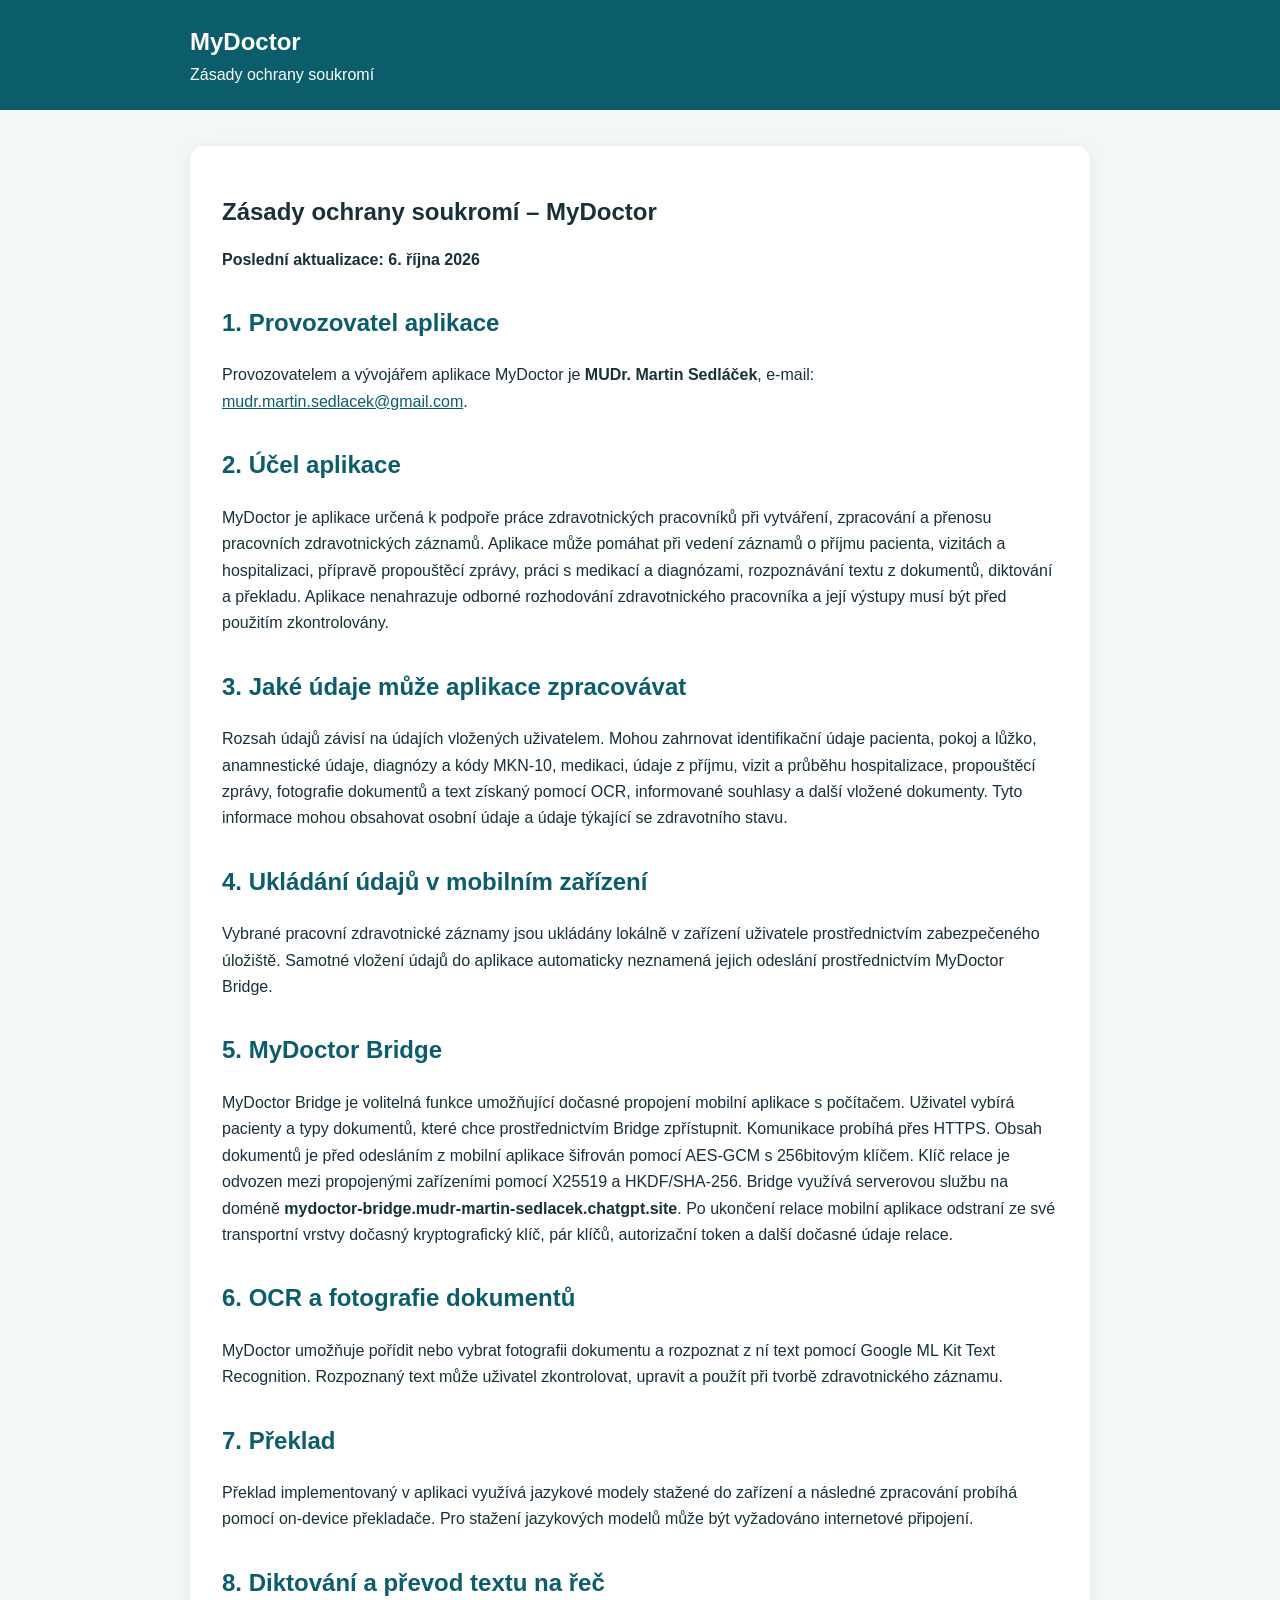
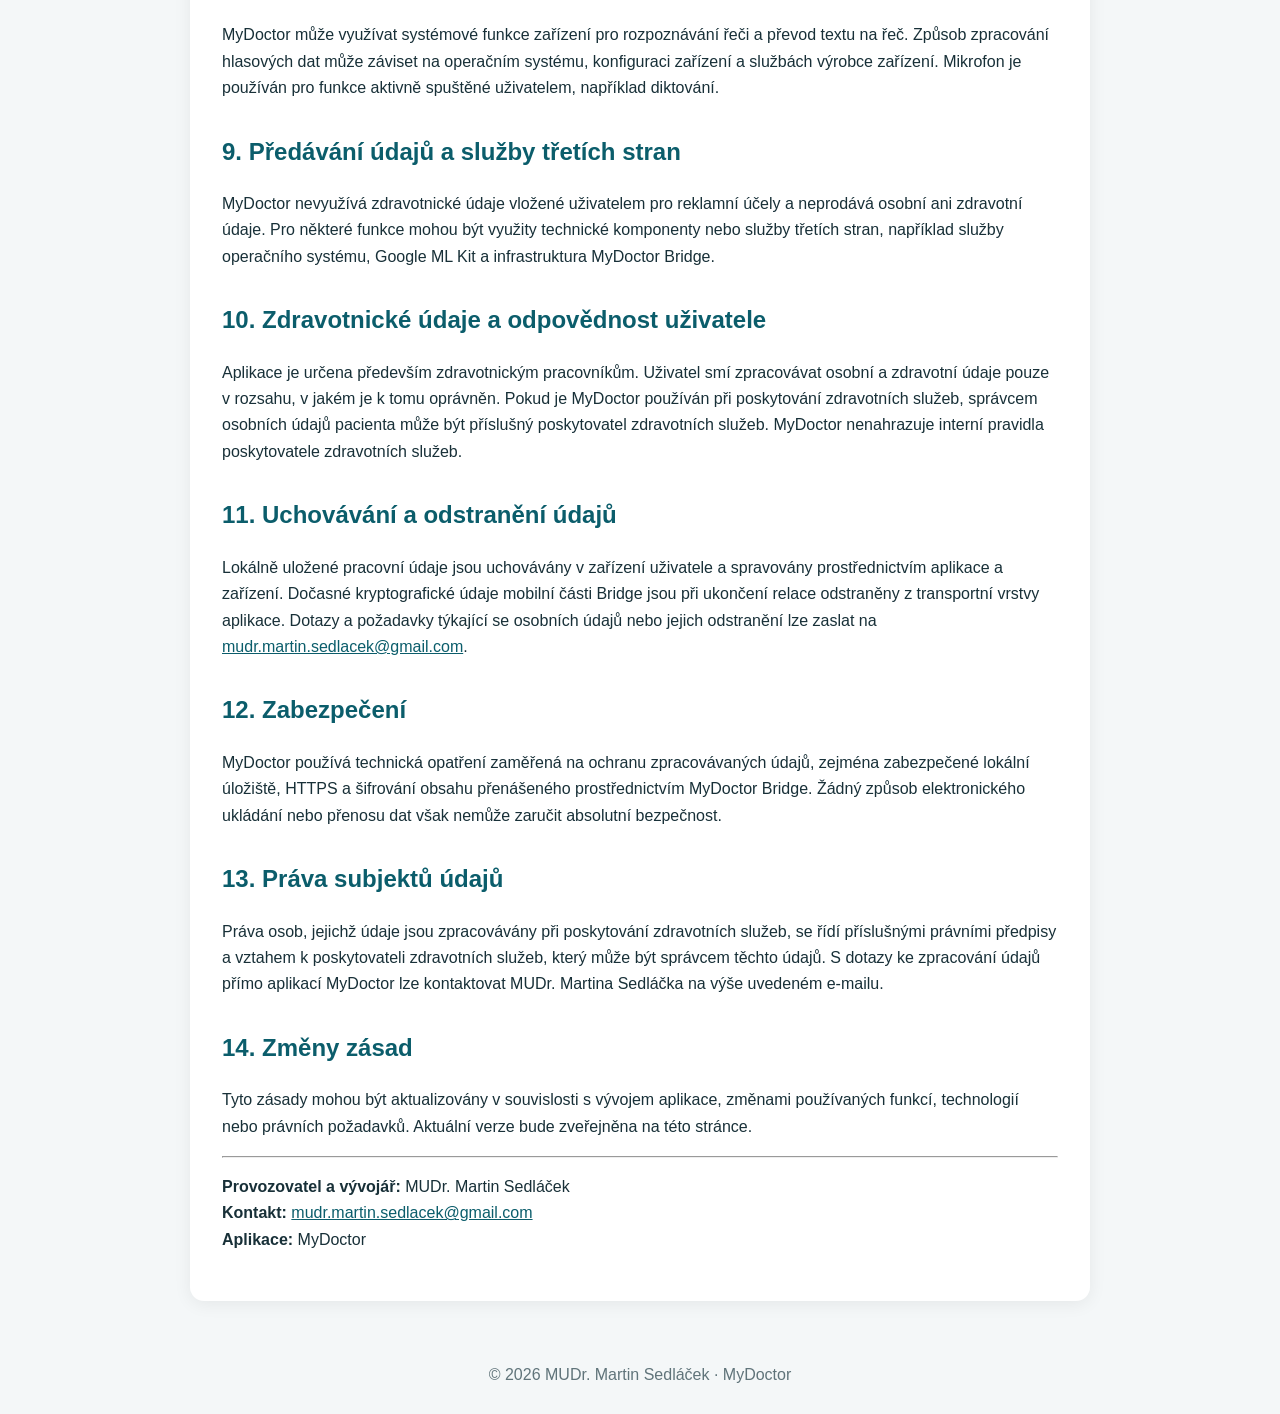
<file: index.html>
<!doctype html><html lang="cs"><head><meta charset="utf-8"><meta name="viewport" content="width=device-width,initial-scale=1"><title>Zásady ochrany soukromí – MyDoctor</title><link rel="stylesheet" href="../style.css"></head><body><header><div><strong style="font-size:24px">MyDoctor</strong><br>Zásady ochrany soukromí</div></header><main><article class="card"><h1>Zásady ochrany soukromí – MyDoctor</h1><p><strong>Poslední aktualizace: 6. října 2026</strong></p>
<h2>1. Provozovatel aplikace</h2><p>Provozovatelem a vývojářem aplikace MyDoctor je <strong>MUDr. Martin Sedláček</strong>, e-mail: <a href="mailto:mudr.martin.sedlacek@gmail.com">mudr.martin.sedlacek@gmail.com</a>.</p>
<h2>2. Účel aplikace</h2><p>MyDoctor je aplikace určená k podpoře práce zdravotnických pracovníků při vytváření, zpracování a přenosu pracovních zdravotnických záznamů. Aplikace může pomáhat při vedení záznamů o příjmu pacienta, vizitách a hospitalizaci, přípravě propouštěcí zprávy, práci s medikací a diagnózami, rozpoznávání textu z dokumentů, diktování a překladu. Aplikace nenahrazuje odborné rozhodování zdravotnického pracovníka a její výstupy musí být před použitím zkontrolovány.</p>
<h2>3. Jaké údaje může aplikace zpracovávat</h2><p>Rozsah údajů závisí na údajích vložených uživatelem. Mohou zahrnovat identifikační údaje pacienta, pokoj a lůžko, anamnestické údaje, diagnózy a kódy MKN-10, medikaci, údaje z příjmu, vizit a průběhu hospitalizace, propouštěcí zprávy, fotografie dokumentů a text získaný pomocí OCR, informované souhlasy a další vložené dokumenty. Tyto informace mohou obsahovat osobní údaje a údaje týkající se zdravotního stavu.</p>
<h2>4. Ukládání údajů v mobilním zařízení</h2><p>Vybrané pracovní zdravotnické záznamy jsou ukládány lokálně v zařízení uživatele prostřednictvím zabezpečeného úložiště. Samotné vložení údajů do aplikace automaticky neznamená jejich odeslání prostřednictvím MyDoctor Bridge.</p>
<h2>5. MyDoctor Bridge</h2><p>MyDoctor Bridge je volitelná funkce umožňující dočasné propojení mobilní aplikace s počítačem. Uživatel vybírá pacienty a typy dokumentů, které chce prostřednictvím Bridge zpřístupnit. Komunikace probíhá přes HTTPS. Obsah dokumentů je před odesláním z mobilní aplikace šifrován pomocí AES-GCM s 256bitovým klíčem. Klíč relace je odvozen mezi propojenými zařízeními pomocí X25519 a HKDF/SHA-256. Bridge využívá serverovou službu na doméně <strong>mydoctor-bridge.mudr-martin-sedlacek.chatgpt.site</strong>. Po ukončení relace mobilní aplikace odstraní ze své transportní vrstvy dočasný kryptografický klíč, pár klíčů, autorizační token a další dočasné údaje relace.</p>
<h2>6. OCR a fotografie dokumentů</h2><p>MyDoctor umožňuje pořídit nebo vybrat fotografii dokumentu a rozpoznat z ní text pomocí Google ML Kit Text Recognition. Rozpoznaný text může uživatel zkontrolovat, upravit a použít při tvorbě zdravotnického záznamu.</p>
<h2>7. Překlad</h2><p>Překlad implementovaný v aplikaci využívá jazykové modely stažené do zařízení a následné zpracování probíhá pomocí on-device překladače. Pro stažení jazykových modelů může být vyžadováno internetové připojení.</p>
<h2>8. Diktování a převod textu na řeč</h2><p>MyDoctor může využívat systémové funkce zařízení pro rozpoznávání řeči a převod textu na řeč. Způsob zpracování hlasových dat může záviset na operačním systému, konfiguraci zařízení a službách výrobce zařízení. Mikrofon je používán pro funkce aktivně spuštěné uživatelem, například diktování.</p>
<h2>9. Předávání údajů a služby třetích stran</h2><p>MyDoctor nevyužívá zdravotnické údaje vložené uživatelem pro reklamní účely a neprodává osobní ani zdravotní údaje. Pro některé funkce mohou být využity technické komponenty nebo služby třetích stran, například služby operačního systému, Google ML Kit a infrastruktura MyDoctor Bridge.</p>
<h2>10. Zdravotnické údaje a odpovědnost uživatele</h2><p>Aplikace je určena především zdravotnickým pracovníkům. Uživatel smí zpracovávat osobní a zdravotní údaje pouze v rozsahu, v jakém je k tomu oprávněn. Pokud je MyDoctor používán při poskytování zdravotních služeb, správcem osobních údajů pacienta může být příslušný poskytovatel zdravotních služeb. MyDoctor nenahrazuje interní pravidla poskytovatele zdravotních služeb.</p>
<h2>11. Uchovávání a odstranění údajů</h2><p>Lokálně uložené pracovní údaje jsou uchovávány v zařízení uživatele a spravovány prostřednictvím aplikace a zařízení. Dočasné kryptografické údaje mobilní části Bridge jsou při ukončení relace odstraněny z transportní vrstvy aplikace. Dotazy a požadavky týkající se osobních údajů nebo jejich odstranění lze zaslat na <a href="mailto:mudr.martin.sedlacek@gmail.com">mudr.martin.sedlacek@gmail.com</a>.</p>
<h2>12. Zabezpečení</h2><p>MyDoctor používá technická opatření zaměřená na ochranu zpracovávaných údajů, zejména zabezpečené lokální úložiště, HTTPS a šifrování obsahu přenášeného prostřednictvím MyDoctor Bridge. Žádný způsob elektronického ukládání nebo přenosu dat však nemůže zaručit absolutní bezpečnost.</p>
<h2>13. Práva subjektů údajů</h2><p>Práva osob, jejichž údaje jsou zpracovávány při poskytování zdravotních služeb, se řídí příslušnými právními předpisy a vztahem k poskytovateli zdravotních služeb, který může být správcem těchto údajů. S dotazy ke zpracování údajů přímo aplikací MyDoctor lze kontaktovat MUDr. Martina Sedláčka na výše uvedeném e-mailu.</p>
<h2>14. Změny zásad</h2><p>Tyto zásady mohou být aktualizovány v souvislosti s vývojem aplikace, změnami používaných funkcí, technologií nebo právních požadavků. Aktuální verze bude zveřejněna na této stránce.</p>
<hr><p><strong>Provozovatel a vývojář:</strong> MUDr. Martin Sedláček<br><strong>Kontakt:</strong> <a href="mailto:mudr.martin.sedlacek@gmail.com">mudr.martin.sedlacek@gmail.com</a><br><strong>Aplikace:</strong> MyDoctor</p></article></main><footer>© 2026 MUDr. Martin Sedláček · MyDoctor</footer></body></html>
</file>
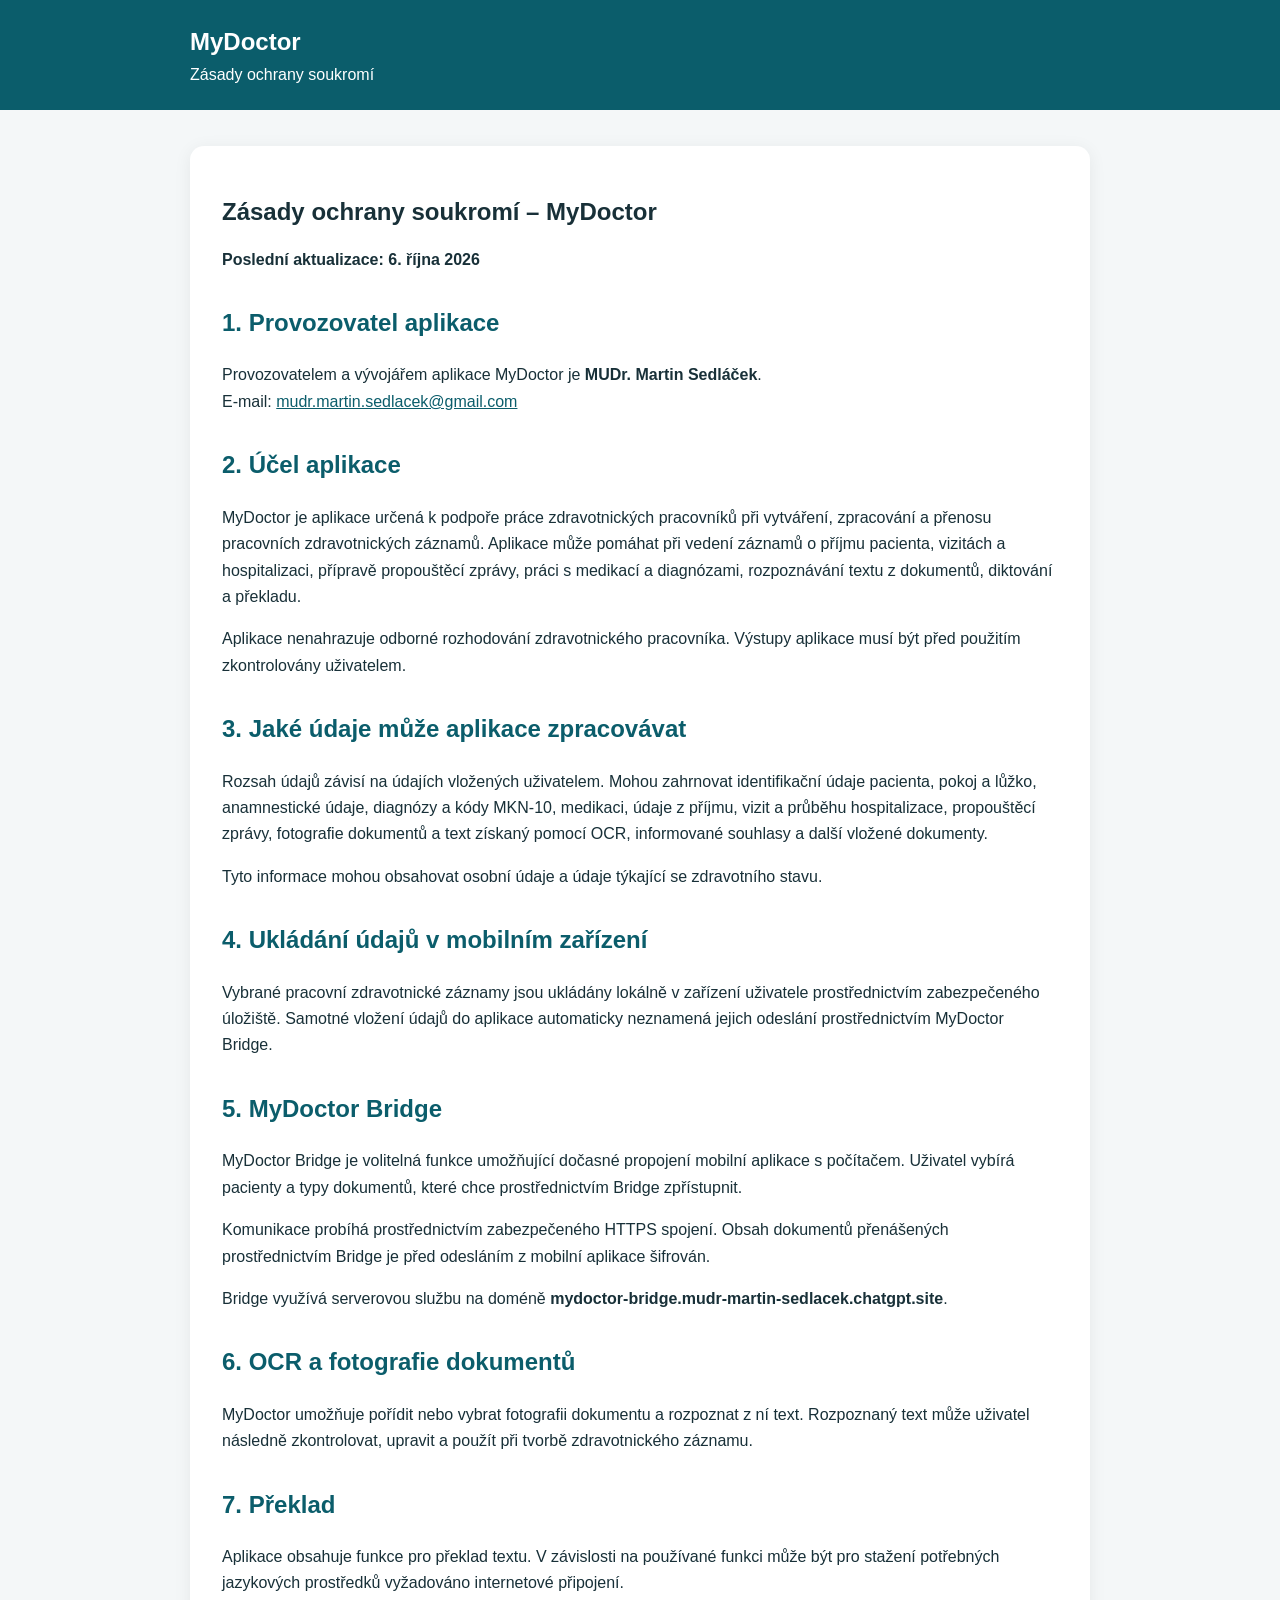
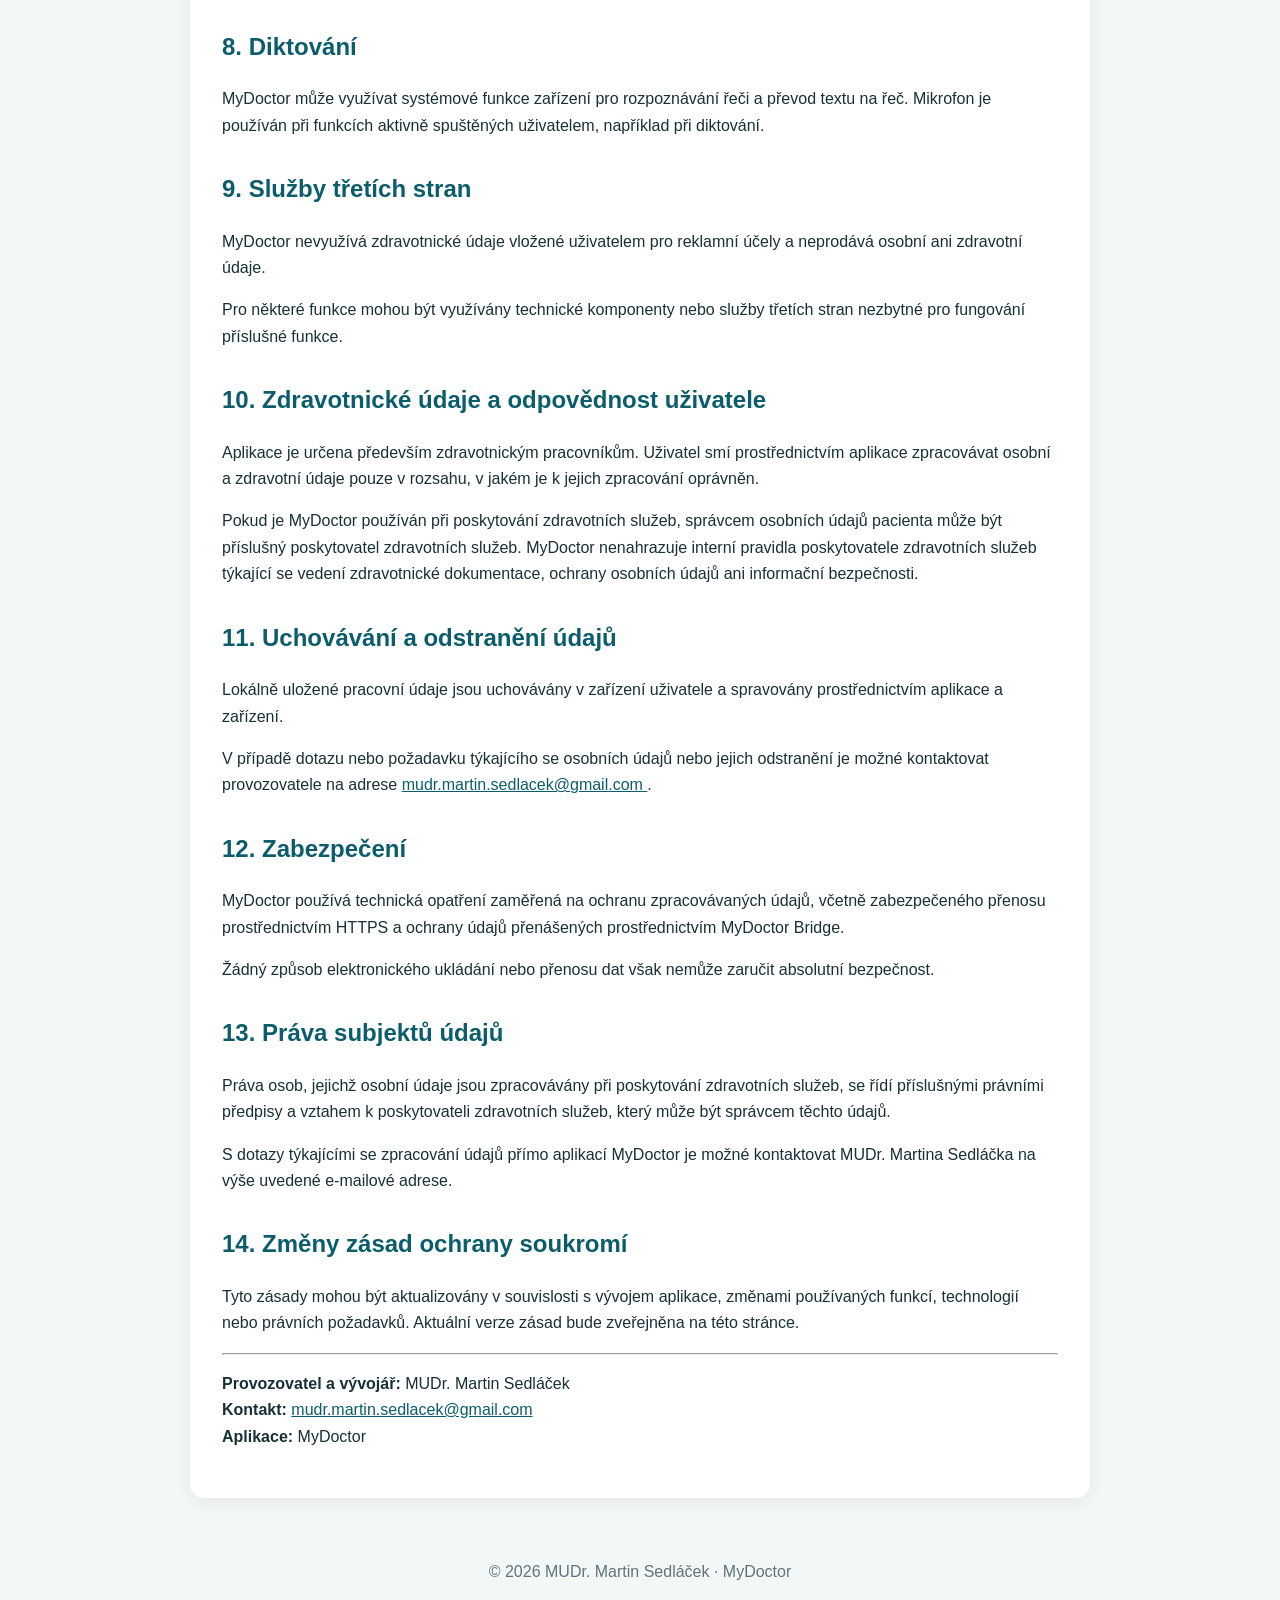
<file: privacy/index.html>
<!doctype html>
<html lang="cs">
<head>
  <meta charset="utf-8">
  <meta name="viewport" content="width=device-width,initial-scale=1">
  <title>Zásady ochrany soukromí – MyDoctor</title>
  <link rel="stylesheet" href="../style.css">
</head>

<body>
<header>
  <div>
    <strong style="font-size:24px">MyDoctor</strong><br>
    Zásady ochrany soukromí
  </div>
</header>

<main>
<article class="card">

<h1>Zásady ochrany soukromí – MyDoctor</h1>
<p><strong>Poslední aktualizace: 6. října 2026</strong></p>

<h2>1. Provozovatel aplikace</h2>
<p>
Provozovatelem a vývojářem aplikace MyDoctor je
<strong>MUDr. Martin Sedláček</strong>.<br>
E-mail:
<a href="mailto:mudr.martin.sedlacek@gmail.com">
mudr.martin.sedlacek@gmail.com
</a>
</p>

<h2>2. Účel aplikace</h2>
<p>
MyDoctor je aplikace určená k podpoře práce zdravotnických pracovníků
při vytváření, zpracování a přenosu pracovních zdravotnických záznamů.
Aplikace může pomáhat při vedení záznamů o příjmu pacienta, vizitách
a hospitalizaci, přípravě propouštěcí zprávy, práci s medikací
a diagnózami, rozpoznávání textu z dokumentů, diktování a překladu.
</p>
<p>
Aplikace nenahrazuje odborné rozhodování zdravotnického pracovníka.
Výstupy aplikace musí být před použitím zkontrolovány uživatelem.
</p>

<h2>3. Jaké údaje může aplikace zpracovávat</h2>
<p>
Rozsah údajů závisí na údajích vložených uživatelem. Mohou zahrnovat
identifikační údaje pacienta, pokoj a lůžko, anamnestické údaje,
diagnózy a kódy MKN-10, medikaci, údaje z příjmu, vizit a průběhu
hospitalizace, propouštěcí zprávy, fotografie dokumentů a text získaný
pomocí OCR, informované souhlasy a další vložené dokumenty.
</p>
<p>
Tyto informace mohou obsahovat osobní údaje a údaje týkající se
zdravotního stavu.
</p>

<h2>4. Ukládání údajů v mobilním zařízení</h2>
<p>
Vybrané pracovní zdravotnické záznamy jsou ukládány lokálně v zařízení
uživatele prostřednictvím zabezpečeného úložiště. Samotné vložení údajů
do aplikace automaticky neznamená jejich odeslání prostřednictvím
MyDoctor Bridge.
</p>

<h2>5. MyDoctor Bridge</h2>
<p>
MyDoctor Bridge je volitelná funkce umožňující dočasné propojení
mobilní aplikace s počítačem. Uživatel vybírá pacienty a typy dokumentů,
které chce prostřednictvím Bridge zpřístupnit.
</p>
<p>
Komunikace probíhá prostřednictvím zabezpečeného HTTPS spojení.
Obsah dokumentů přenášených prostřednictvím Bridge je před odesláním
z mobilní aplikace šifrován.
</p>
<p>
Bridge využívá serverovou službu na doméně
<strong>mydoctor-bridge.mudr-martin-sedlacek.chatgpt.site</strong>.
</p>

<h2>6. OCR a fotografie dokumentů</h2>
<p>
MyDoctor umožňuje pořídit nebo vybrat fotografii dokumentu a rozpoznat
z ní text. Rozpoznaný text může uživatel následně zkontrolovat, upravit
a použít při tvorbě zdravotnického záznamu.
</p>

<h2>7. Překlad</h2>
<p>
Aplikace obsahuje funkce pro překlad textu. V závislosti na používané
funkci může být pro stažení potřebných jazykových prostředků vyžadováno
internetové připojení.
</p>

<h2>8. Diktování</h2>
<p>
MyDoctor může využívat systémové funkce zařízení pro rozpoznávání řeči
a převod textu na řeč. Mikrofon je používán při funkcích aktivně
spuštěných uživatelem, například při diktování.
</p>

<h2>9. Služby třetích stran</h2>
<p>
MyDoctor nevyužívá zdravotnické údaje vložené uživatelem pro reklamní
účely a neprodává osobní ani zdravotní údaje.
</p>
<p>
Pro některé funkce mohou být využívány technické komponenty nebo služby
třetích stran nezbytné pro fungování příslušné funkce.
</p>

<h2>10. Zdravotnické údaje a odpovědnost uživatele</h2>
<p>
Aplikace je určena především zdravotnickým pracovníkům. Uživatel smí
prostřednictvím aplikace zpracovávat osobní a zdravotní údaje pouze
v rozsahu, v jakém je k jejich zpracování oprávněn.
</p>
<p>
Pokud je MyDoctor používán při poskytování zdravotních služeb, správcem
osobních údajů pacienta může být příslušný poskytovatel zdravotních
služeb. MyDoctor nenahrazuje interní pravidla poskytovatele zdravotních
služeb týkající se vedení zdravotnické dokumentace, ochrany osobních
údajů ani informační bezpečnosti.
</p>

<h2>11. Uchovávání a odstranění údajů</h2>
<p>
Lokálně uložené pracovní údaje jsou uchovávány v zařízení uživatele
a spravovány prostřednictvím aplikace a zařízení.
</p>
<p>
V případě dotazu nebo požadavku týkajícího se osobních údajů nebo jejich
odstranění je možné kontaktovat provozovatele na adrese
<a href="mailto:mudr.martin.sedlacek@gmail.com">
mudr.martin.sedlacek@gmail.com
</a>.
</p>

<h2>12. Zabezpečení</h2>
<p>
MyDoctor používá technická opatření zaměřená na ochranu zpracovávaných
údajů, včetně zabezpečeného přenosu prostřednictvím HTTPS a ochrany
údajů přenášených prostřednictvím MyDoctor Bridge.
</p>
<p>
Žádný způsob elektronického ukládání nebo přenosu dat však nemůže
zaručit absolutní bezpečnost.
</p>

<h2>13. Práva subjektů údajů</h2>
<p>
Práva osob, jejichž osobní údaje jsou zpracovávány při poskytování
zdravotních služeb, se řídí příslušnými právními předpisy a vztahem
k poskytovateli zdravotních služeb, který může být správcem těchto údajů.
</p>
<p>
S dotazy týkajícími se zpracování údajů přímo aplikací MyDoctor je možné
kontaktovat MUDr. Martina Sedláčka na výše uvedené e-mailové adrese.
</p>

<h2>14. Změny zásad ochrany soukromí</h2>
<p>
Tyto zásady mohou být aktualizovány v souvislosti s vývojem aplikace,
změnami používaných funkcí, technologií nebo právních požadavků.
Aktuální verze zásad bude zveřejněna na této stránce.
</p>

<hr>

<p>
<strong>Provozovatel a vývojář:</strong> MUDr. Martin Sedláček<br>
<strong>Kontakt:</strong>
<a href="mailto:mudr.martin.sedlacek@gmail.com">
mudr.martin.sedlacek@gmail.com
</a><br>
<strong>Aplikace:</strong> MyDoctor
</p>

</article>
</main>

<footer>
© 2026 MUDr. Martin Sedláček · MyDoctor
</footer>

</body>
</html>
</file>
<file: style.css>
body{margin:0;font-family:Arial,sans-serif;background:#f4f7f8;color:#183038;line-height:1.65}header{background:#0b5d6b;color:#fff;padding:22px}main,header div{max-width:900px;margin:auto}.card{background:#fff;margin:36px auto;padding:32px;border-radius:14px;box-shadow:0 3px 18px #0001}h1{line-height:1.2}h2{color:#0b5d6b;margin-top:30px}a{color:#0b5d6b}header a{color:#fff}footer{text-align:center;padding:25px;color:#60747a}ul{padding-left:24px}
</file>
